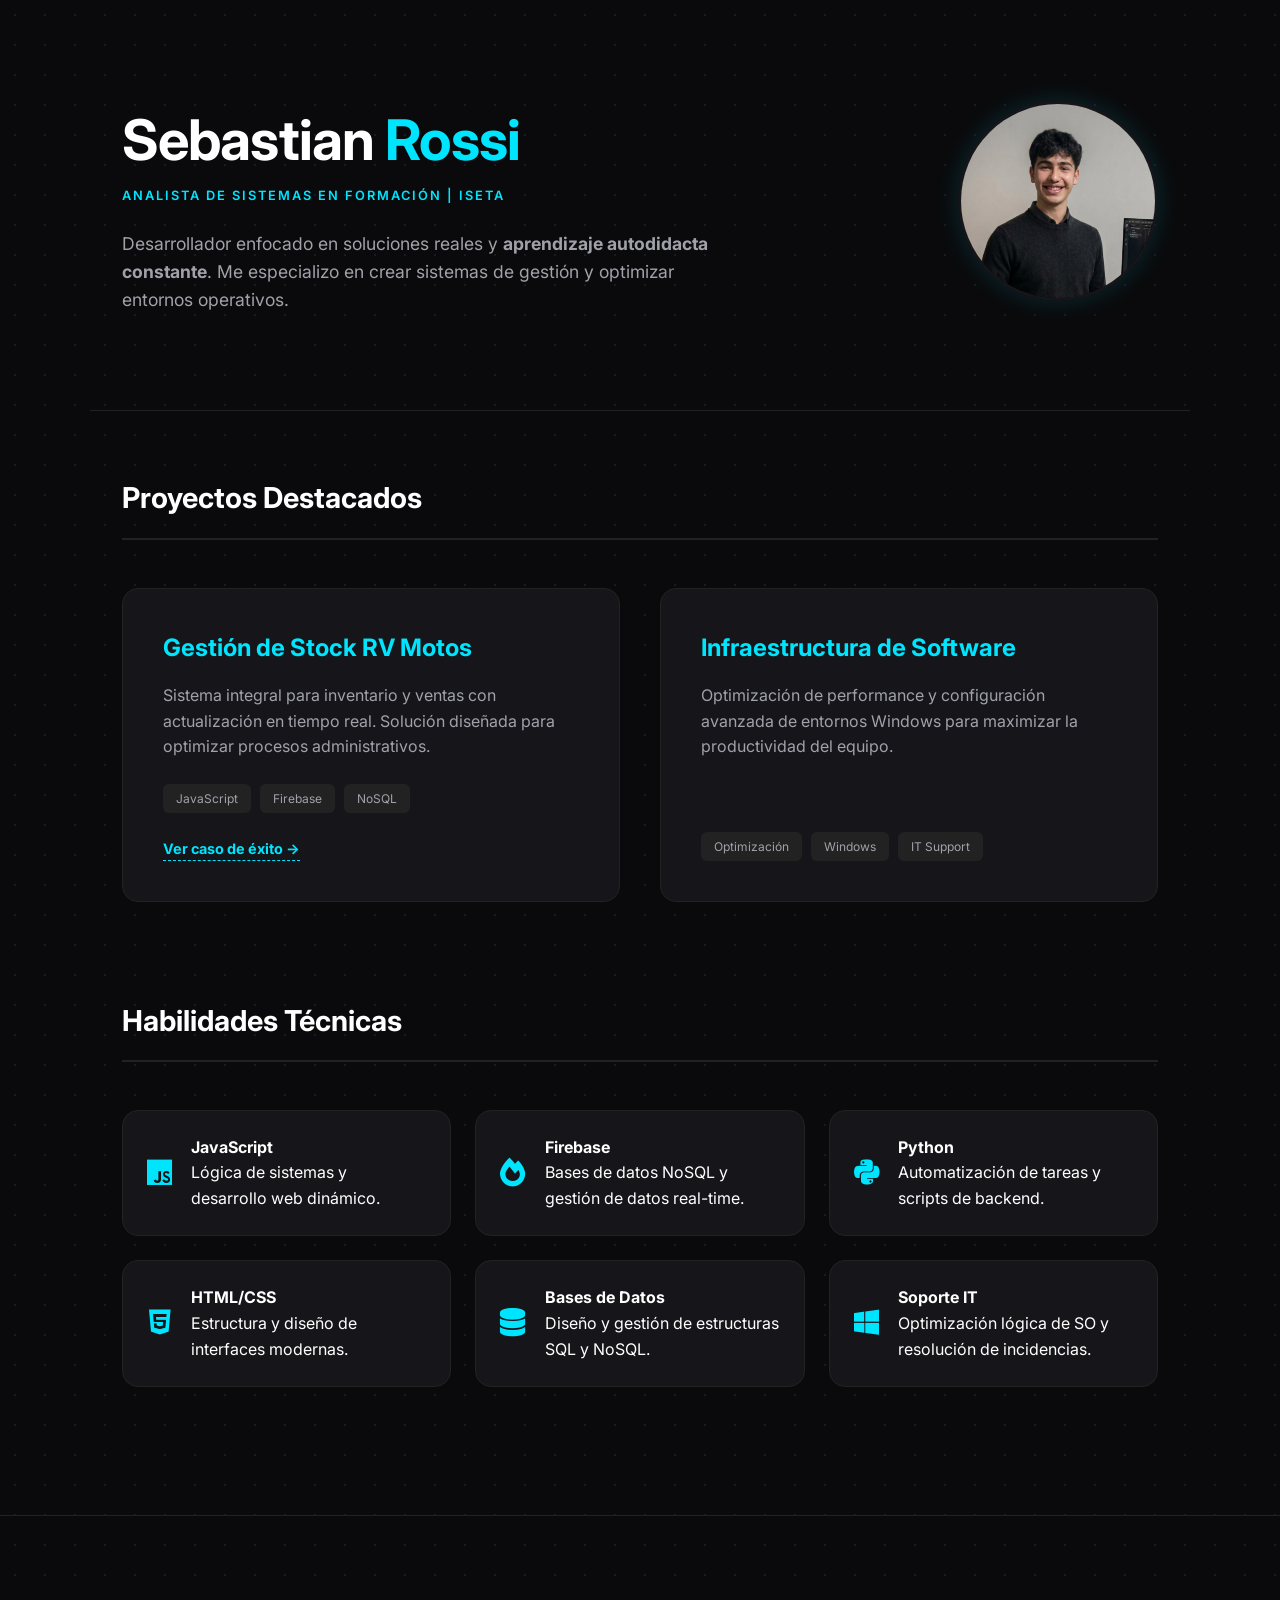
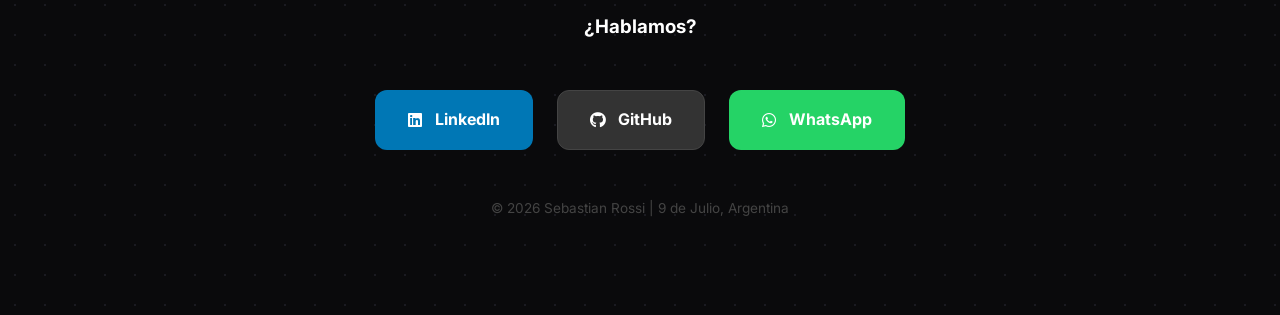
<file: index.html>
<!DOCTYPE html>
<html lang="es">
<head>
    <meta charset="UTF-8">
    <meta name="viewport" content="width=device-width, initial-scale=1.0">
    <title>Sebastian Rossi | Analista de Sistemas & Soporte IT</title>
    <link href="https://fonts.googleapis.com/css2?family=Inter:wght@300;400;600;700&display=swap" rel="stylesheet">
    <link rel="stylesheet" href="https://cdnjs.cloudflare.com/ajax/libs/font-awesome/6.0.0/css/all.min.css">
    <link rel="stylesheet" href="style.css">
</head>
<body>

    <header class="hero container">
        <div class="hero-content">
            <div class="hero-text">
                <h1>Sebastian <span class="highlight">Rossi</span></h1>
                <p class="subtitle">Analista de Sistemas en formación | ISETA</p>
                <p class="hero-desc">Desarrollador enfocado en soluciones reales y <strong>aprendizaje autodidacta constante</strong>. Me especializo en crear sistemas de gestión y optimizar entornos operativos.</p>
            </div>
            <div class="hero-photo">
               <img src="imagenes/imagen-seba.jpeg" alt="Sebastian Rossi" class="profile-pic">
            </div>
        </div>
    </header>

    <main class="main-content container">
        
        <section id="proyectos" class="projects-column">
            <h2 class="section-title">Proyectos Destacados</h2>
            <div class="projects-list">
                <div class="project-card">
                    <h3>Gestión de Stock RV Motos</h3>
                    <p>Sistema integral para inventario y ventas con actualización en tiempo real. Solución diseñada para optimizar procesos administrativos.</p>
                    <div class="tags"><span>JavaScript</span> <span>Firebase</span> <span>NoSQL</span></div>
                    <a href="proyecto-rv.html" class="btn-detalles">Ver caso de éxito →</a>
                </div>
                
                <div class="project-card">
                    <h3>Infraestructura de Software</h3>
                    <p>Optimización de performance y configuración avanzada de entornos Windows para maximizar la productividad del equipo.</p>
                    <div class="tags"><span>Optimización</span> <span>Windows</span> <span>IT Support</span></div>
                </div>
            </div>
        </section>

        <section id="habilidades" class="skills-column">
            <h2 class="section-title">Habilidades Técnicas</h2>
            <div class="skills-list">
                <div class="skill-card">
                    <i class="fab fa-js"></i>
                    <div>
                        <h4>JavaScript</h4>
                        <p>Lógica de sistemas y desarrollo web dinámico.</p>
                    </div>
                </div>
                <div class="skill-card">
                    <i class="fas fa-fire"></i>
                    <div>
                        <h4>Firebase</h4>
                        <p>Bases de datos NoSQL y gestión de datos real-time.</p>
                    </div>
                </div>
                <div class="skill-card">
                    <i class="fab fa-python"></i>
                    <div>
                        <h4>Python</h4>
                        <p>Automatización de tareas y scripts de backend.</p>
                    </div>
                </div>
                <div class="skill-card">
                    <i class="fab fa-html5"></i>
                    <div>
                        <h4>HTML/CSS</h4>
                        <p>Estructura y diseño de interfaces modernas.</p>
                    </div>
                </div>
                <div class="skill-card">
                    <i class="fas fa-database"></i>
                    <div>
                        <h4>Bases de Datos</h4>
                        <p>Diseño y gestión de estructuras SQL y NoSQL.</p>
                    </div>
                </div>
                <div class="skill-card">
                    <i class="fab fa-windows"></i>
                    <div>
                        <h4>Soporte IT</h4>
                        <p>Optimización lógica de SO y resolución de incidencias.</p>
                    </div>
                </div>
            </div>
        </section>

    </main>

    <footer>
        <div class="container footer-content">
            <h3>¿Hablamos?</h3>
            <div class="cta-footer">
                <a href="https://www.linkedin.com/in/sebastianrossi-est/" target="_blank" class="btn-linkedin"><i class="fab fa-linkedin"></i> LinkedIn</a>
                <a href="https://github.com/sebaprogramers" target="_blank" class="btn-github"><i class="fab fa-github"></i> GitHub</a>
                <a href="https://wa.me/5492317484318" target="_blank" class="btn-whatsapp"><i class="fab fa-whatsapp"></i> WhatsApp</a>
            </div>
            <p class="copy">&copy; 2026 Sebastian Rossi | 9 de Julio, Argentina</p>
        </div>
    </footer>
</body>
</html>
</file>
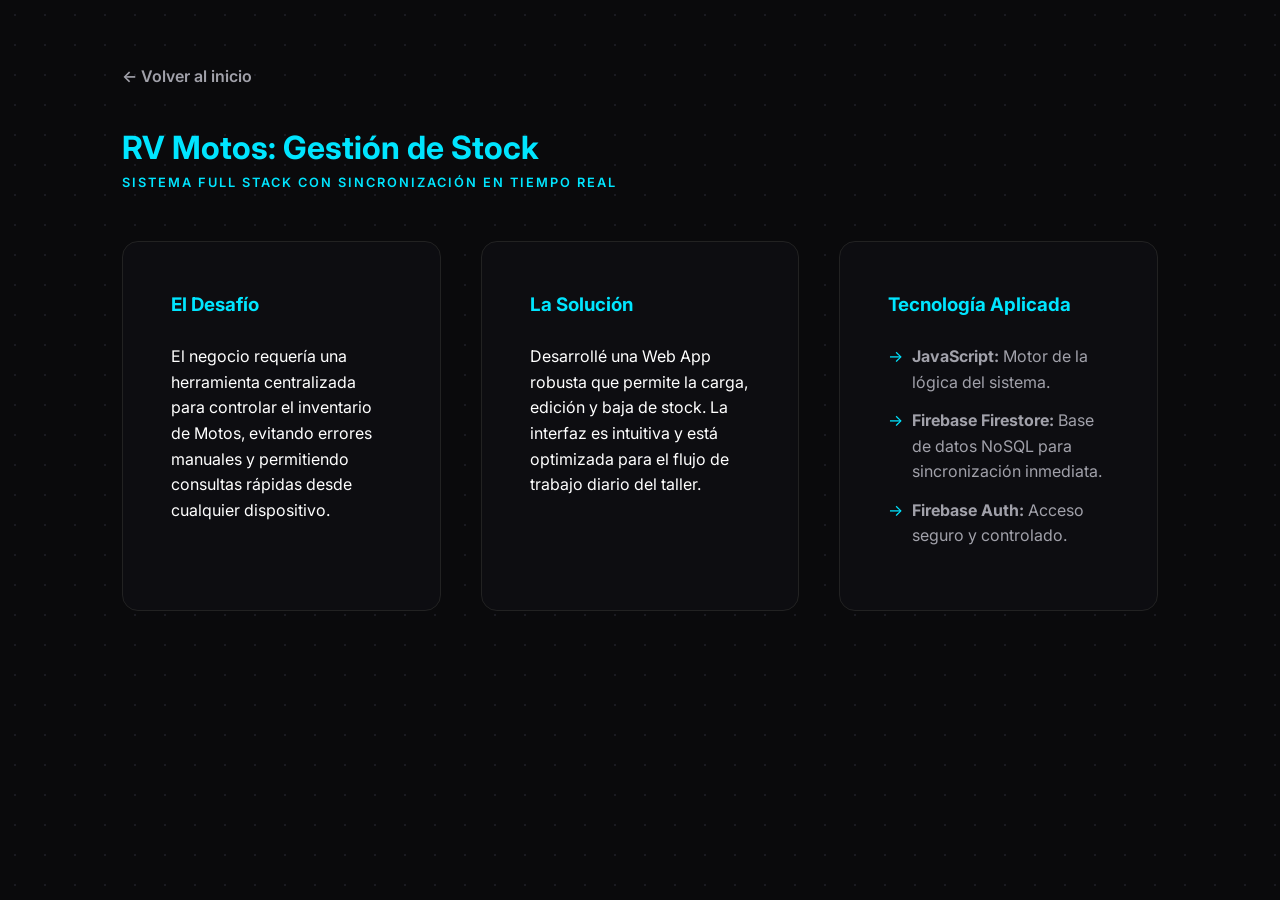
<file: proyecto-rv.html>
<!DOCTYPE html>
<html lang="es">
<head>
    <meta charset="UTF-8">
    <meta name="viewport" content="width=device-width, initial-scale=1.0">
    <title>Caso de Éxito: RV Motos | Sebastian Rossi</title>
    <link href="https://fonts.googleapis.com/css2?family=Inter:wght@400;700&display=swap" rel="stylesheet">
    <link rel="stylesheet" href="style.css">
</head>
<body class="project-page">
    <div class="container">
        <a href="index.html" class="back-link">← Volver al inicio</a>
        
        <header class="project-header">
            <h1 class="highlight">RV Motos: Gestión de Stock</h1>
            <p class="subtitle">Sistema Full Stack con Sincronización en Tiempo Real</p>
        </header>

        <section class="project-detail-grid">
            <div class="detail-box">
                <h3>El Desafío</h3>
                <p>El negocio requería una herramienta centralizada para controlar el inventario de Motos, evitando errores manuales y permitiendo consultas rápidas desde cualquier dispositivo.</p>
            </div>
            <div class="detail-box">
                <h3>La Solución</h3>
                <p>Desarrollé una Web App robusta que permite la carga, edición y baja de stock. La interfaz es intuitiva y está optimizada para el flujo de trabajo diario del taller.</p>
            </div>
            <div class="detail-box">
                <h3>Tecnología Aplicada</h3>
                <ul>
                    <li><strong>JavaScript:</strong> Motor de la lógica del sistema.</li>
                    <li><strong>Firebase Firestore:</strong> Base de datos NoSQL para sincronización inmediata.</li>
                    <li><strong>Firebase Auth:</strong> Acceso seguro y controlado.</li>
                </ul>
            </div>
        </section>
    </div>
</body>
</html>
</file>
<file: style.css>
/* =========================================
   VARIABLES Y CONFIGURACIÓN BASE
   ========================================= */
:root {
    --bg: #0a0a0c;
    --card: #16161a;
    --accent: #00e5ff;
    --text: #ffffff;
    --text-dim: #a1a1aa;
    --linkedin: #0077b5;
    --github: #333;
    --whatsapp: #25d366;
}

* { margin: 0; padding: 0; box-sizing: border-box; }

body {
    font-family: 'Inter', sans-serif;
    background-color: var(--bg);
    color: var(--text);
    line-height: 1.6;
    background-image: radial-gradient(#1a1a21 1px, transparent 1px);
    background-size: 30px 30px;
}

.container {
    max-width: 1100px;
    margin: 0 auto;
    padding: 0 2rem;
}

/* =========================================
   HERO SECTION
   ========================================= */
.hero {
    padding: 6rem 2rem;
    border-bottom: 1px solid #222;
    margin-bottom: 4rem;
}

.hero-content {
    display: flex;
    align-items: center;
    justify-content: space-between;
    gap: 3rem;
}

.hero h1 { font-size: 3.5rem; letter-spacing: -1px; }
.highlight { color: var(--accent); }
.subtitle { 
    color: var(--accent); 
    font-weight: 600; 
    text-transform: uppercase; 
    letter-spacing: 2px; 
    font-size: 0.8rem; 
}

.hero-desc { color: var(--text-dim); max-width: 600px; margin-top: 1.5rem; font-size: 1.1rem; }

.profile-pic {
    width: 200px;
    height: 200px;
    border-radius: 50%;
    object-fit: cover;
    border: 3px solid var(--card);
    box-shadow: 0 0 25px rgba(0, 229, 255, 0.15);
}

/* =========================================
   DISEÑO VERTICAL (PROYECTOS ARRIBA | HABILIDADES ABAJO)
   ========================================= */
.main-content {
    display: flex;
    flex-direction: column;
    gap: 6rem;
    margin-bottom: 8rem;
}

.section-title {
    margin-bottom: 3rem;
    font-size: 1.8rem;
    border-bottom: 2px solid #222;
    padding-bottom: 1rem;
    color: var(--text);
}

/* CARDS CON EFECTO ZOOM Y BRILLO (HOVER GENERAL) */
.project-card, .skill-card, .detail-box, .cta-footer a {
    transition: all 0.4s cubic-bezier(0.23, 1, 0.32, 1);
    position: relative;
    overflow: hidden;
}

.project-card, .skill-card, .detail-box {
    background: var(--card);
    border: 1px solid #222;
    border-radius: 16px;
}

.project-card:hover, .skill-card:hover, .detail-box:hover {
    border-color: var(--accent);
    transform: scale(1.05) translateY(-10px);
    box-shadow: 0 15px 45px rgba(0, 229, 255, 0.15);
    background: #1c1c23;
}

/* =========================================
   SECCIÓN PROYECTOS 
   ========================================= */
.projects-list {
    display: grid;
    grid-template-columns: repeat(auto-fit, minmax(400px, 1fr));
    gap: 2.5rem;
}

.project-card {
    padding: 2.5rem;
    display: flex;
    flex-direction: column;
    justify-content: space-between;
}

.project-card h3 { color: var(--accent); font-size: 1.5rem; margin-bottom: 1rem; }
.project-card p { color: var(--text-dim); font-size: 1rem; margin-bottom: 1.5rem; }

.tags { display: flex; gap: 0.6rem; flex-wrap: wrap; margin-top: auto; }
.tags span { 
    font-size: 0.75rem; 
    background: #222; 
    padding: 0.3rem 0.8rem; 
    border-radius: 6px; 
    color: var(--text-dim); 
}

.btn-detalles {
    display: inline-block;
    margin-top: 1.5rem;
    color: var(--accent);
    text-decoration: none;
    font-weight: 700;
    font-size: 0.9rem;
    border-bottom: 1px dashed var(--accent);
    width: fit-content;
}

/* =========================================
   SECCIÓN HABILIDADES 
   ========================================= */
.skills-list {
    display: grid;
    grid-template-columns: repeat(auto-fit, minmax(280px, 1fr));
    gap: 1.5rem;
}

.skill-card {
    padding: 1.5rem;
    display: flex;
    align-items: center;
    gap: 1.2rem;
}

.skill-card i { font-size: 1.8rem; color: var(--accent); width: 35px; text-align: center; }

/* =========================================
   FOOTER Y BOTONES DE CONTACTO 
   ========================================= */
footer { padding: 6rem 0; text-align: center; border-top: 1px solid #222; }

.cta-footer { 
    display: flex; 
    justify-content: center; 
    gap: 1.5rem; 
    flex-wrap: wrap; 
    margin-top: 3rem; 
}

.cta-footer a { 
    display: flex;
    align-items: center;
    gap: 0.8rem;
    padding: 1rem 2rem; 
    border-radius: 12px; 
    text-decoration: none; 
    color: #fff; 
    font-weight: 700;
    border: 1px solid transparent;
}

/* Estilos individuales */
.btn-linkedin { background: var(--linkedin); }
.btn-github { background: var(--github); border: 1px solid #444 !important; }
.btn-whatsapp { background: var(--whatsapp); }

/* EFECTO HOVER PARA LOS BOTONES DEL FOOTER */
.cta-footer a:hover {
    transform: scale(1.1) translateY(-5px);
    box-shadow: 0 10px 30px rgba(0, 229, 255, 0.3);
    filter: brightness(1.2);
    border-color: var(--accent);
}

.copy { color: #444; font-size: 0.85rem; margin-top: 3rem; }

/* =========================================
   PÁGINA DE DETALLE 
   ========================================= */
.project-page { padding-top: 4rem; }
.back-link { color: var(--text-dim); text-decoration: none; margin-bottom: 2rem; display: inline-block; font-weight: 600; }
.back-link:hover { color: var(--accent); transform: translateX(-5px); }

.project-detail-grid {
    display: grid;
    grid-template-columns: repeat(auto-fit, minmax(300px, 1fr));
    gap: 2.5rem;
    margin-top: 3rem;
}

.detail-box { padding: 3rem; background: #0d0d11; }
.detail-box h3 { color: var(--accent); margin-bottom: 1.5rem; }
.detail-box li { color: var(--text-dim); margin-bottom: 0.8rem; list-style: none; position: relative; padding-left: 1.5rem; }
.detail-box li::before { content: '→'; position: absolute; left: 0; color: var(--accent); }

/* =========================================
   RESPONSIVE
   ========================================= */
@media (max-width: 900px) {
    .projects-list { grid-template-columns: 1fr; }
    .hero h1 { font-size: 2.8rem; }
    .cta-footer { flex-direction: column; }
}
</file>
